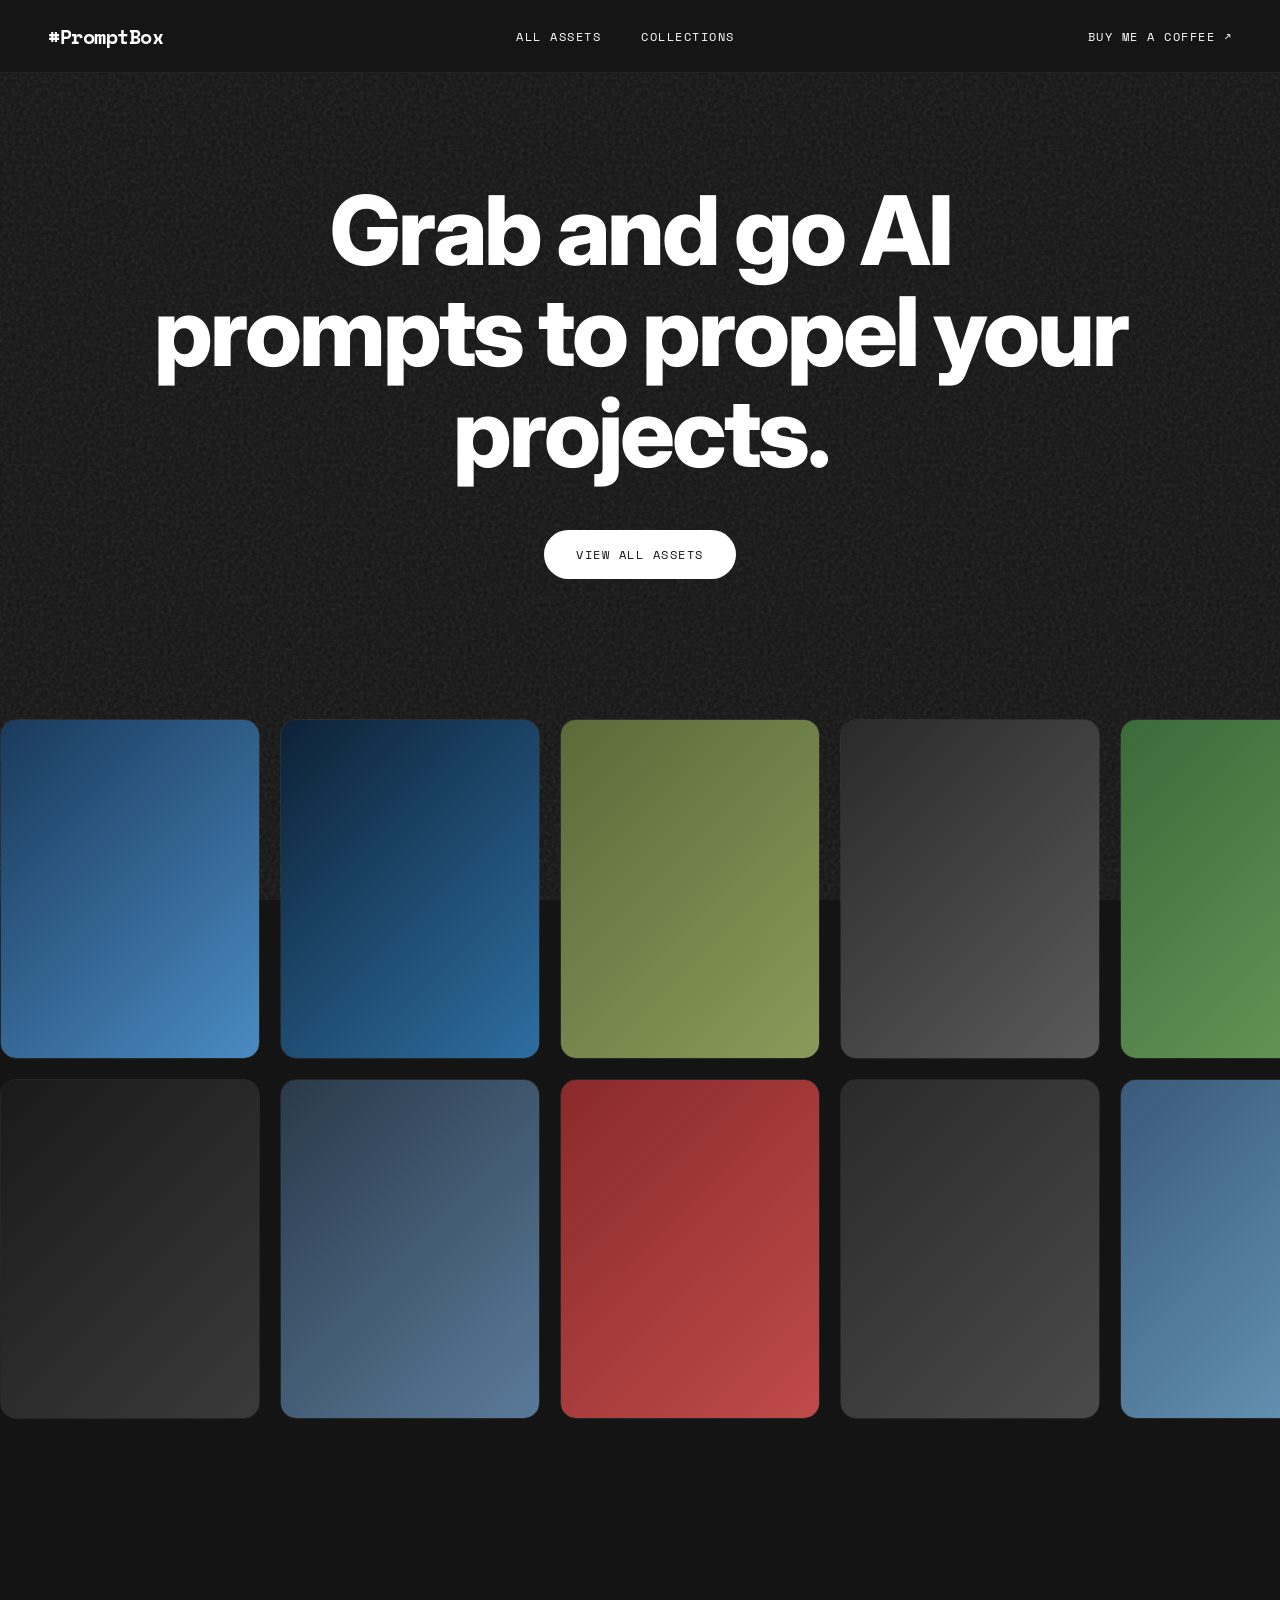
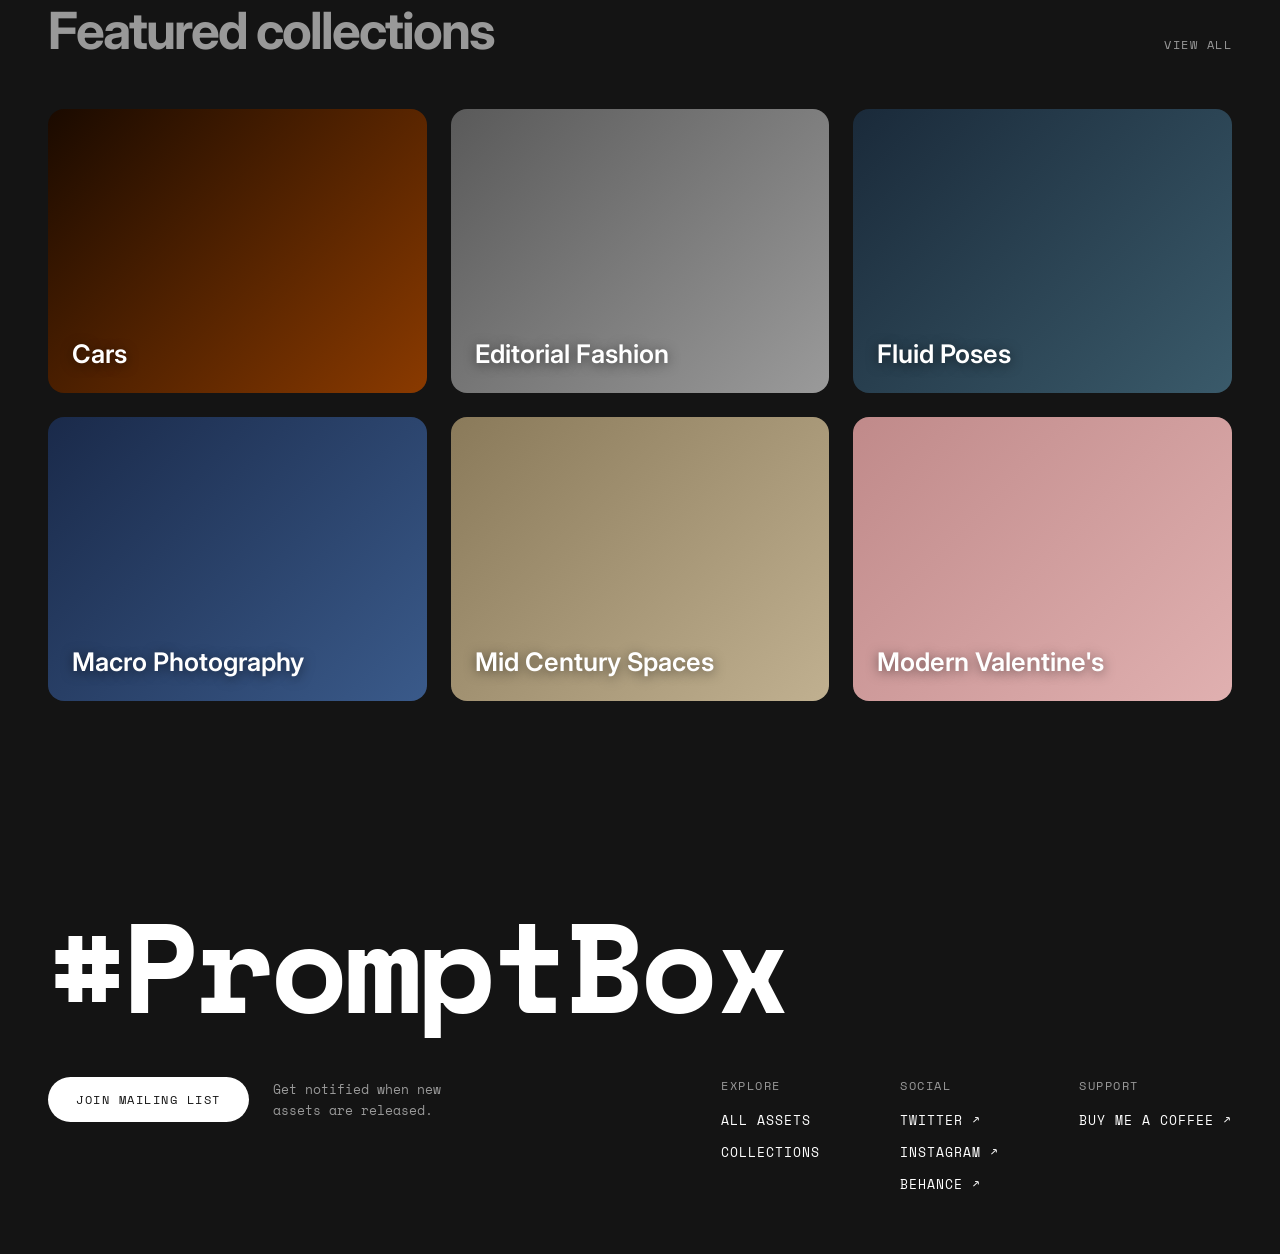
<file: index.html>
<!DOCTYPE html>
<html lang="en">
<head>
  <meta charset="UTF-8">
  <meta name="viewport" content="width=device-width, initial-scale=1.0">
  <title>PromptBox</title>
  <link rel="stylesheet" href="styles.css">
  <link rel="preconnect" href="https://fonts.googleapis.com">
  <link rel="preconnect" href="https://fonts.gstatic.com" crossorigin>
  <link href="https://fonts.googleapis.com/css2?family=Inter:wght@400;500;600;700;800;900&family=Space+Mono:wght@400;700&display=swap" rel="stylesheet">
</head>
<body>

  <!-- Noise overlay -->
  <div class="noise-overlay" aria-hidden="true"></div>

  <!-- Navigation -->
  <nav class="navbar">
    <div class="nav-container">
      <a href="index.html" class="nav-logo">#PromptBox</a>
      <div class="nav-links">
        <a href="index.html" class="nav-link">ALL ASSETS</a>
        <a href="collections.html" class="nav-link">COLLECTIONS</a>
      </div>
      <a href="#" class="nav-link nav-cta">BUY ME A COFFEE &#8599;</a>
    </div>
  </nav>

  <!-- Hero Section -->
  <section class="hero">
    <div class="hero-content">
      <h1 class="hero-title">Grab and go AI prompts to propel your projects.</h1>
      <a href="#" class="btn-primary">VIEW ALL ASSETS</a>
    </div>
  </section>

  <!-- Gallery Section - Row 1 (scrolling left) -->
  <section class="gallery">
    <div class="gallery-row gallery-row-1">
      <div class="gallery-track track-left">
        <div class="gallery-item"><div class="gallery-placeholder" style="background: linear-gradient(135deg, #1a3a5c, #4a8bc2);"></div></div>
        <div class="gallery-item"><div class="gallery-placeholder" style="background: linear-gradient(135deg, #0d2137, #2d6ea0);"></div></div>
        <div class="gallery-item gallery-item"><div class="gallery-placeholder" style="background: linear-gradient(135deg, #5a6b3a, #8a9a5a);"></div></div>
        <div class="gallery-item"><div class="gallery-placeholder" style="background: linear-gradient(135deg, #2a2a2a, #5a5a5a);"></div></div>
        <div class="gallery-item gallery-item"><div class="gallery-placeholder" style="background: linear-gradient(135deg, #3a6b3a, #6a9a5a);"></div></div>
        <div class="gallery-item"><div class="gallery-placeholder" style="background: linear-gradient(135deg, #4a3a2a, #7a6a5a);"></div></div>
        <!-- Duplicates for infinite scroll -->
        <div class="gallery-item"><div class="gallery-placeholder" style="background: linear-gradient(135deg, #1a3a5c, #4a8bc2);"></div></div>
        <div class="gallery-item"><div class="gallery-placeholder" style="background: linear-gradient(135deg, #0d2137, #2d6ea0);"></div></div>
        <div class="gallery-item gallery-item"><div class="gallery-placeholder" style="background: linear-gradient(135deg, #5a6b3a, #8a9a5a);"></div></div>
        <div class="gallery-item"><div class="gallery-placeholder" style="background: linear-gradient(135deg, #2a2a2a, #5a5a5a);"></div></div>
        <div class="gallery-item gallery-item"><div class="gallery-placeholder" style="background: linear-gradient(135deg, #3a6b3a, #6a9a5a);"></div></div>
        <div class="gallery-item"><div class="gallery-placeholder" style="background: linear-gradient(135deg, #4a3a2a, #7a6a5a);"></div></div>
      </div>
    </div>

    <!-- Gallery Section - Row 2 (scrolling right) -->
    <div class="gallery-row gallery-row-2">
      <div class="gallery-track track-right">
        <div class="gallery-item gallery-item"><div class="gallery-placeholder" style="background: linear-gradient(135deg, #1a1a1a, #3a3a3a);"></div></div>
        <div class="gallery-item"><div class="gallery-placeholder" style="background: linear-gradient(135deg, #2a3a4a, #5a7a9a);"></div></div>
        <div class="gallery-item gallery-item"><div class="gallery-placeholder" style="background: linear-gradient(135deg, #8a2a2a, #c04a4a);"></div></div>
        <div class="gallery-item"><div class="gallery-placeholder" style="background: linear-gradient(135deg, #2a2a2a, #4a4a4a);"></div></div>
        <div class="gallery-item"><div class="gallery-placeholder" style="background: linear-gradient(135deg, #3a5a7a, #6a9aba);"></div></div>
        <div class="gallery-item gallery-item"><div class="gallery-placeholder" style="background: linear-gradient(135deg, #5a3a5a, #8a6a8a);"></div></div>
        <!-- Duplicates for infinite scroll -->
        <div class="gallery-item gallery-item"><div class="gallery-placeholder" style="background: linear-gradient(135deg, #1a1a1a, #3a3a3a);"></div></div>
        <div class="gallery-item"><div class="gallery-placeholder" style="background: linear-gradient(135deg, #2a3a4a, #5a7a9a);"></div></div>
        <div class="gallery-item gallery-item"><div class="gallery-placeholder" style="background: linear-gradient(135deg, #8a2a2a, #c04a4a);"></div></div>
        <div class="gallery-item"><div class="gallery-placeholder" style="background: linear-gradient(135deg, #2a2a2a, #4a4a4a);"></div></div>
        <div class="gallery-item"><div class="gallery-placeholder" style="background: linear-gradient(135deg, #3a5a7a, #6a9aba);"></div></div>
        <div class="gallery-item gallery-item"><div class="gallery-placeholder" style="background: linear-gradient(135deg, #5a3a5a, #8a6a8a);"></div></div>
      </div>
    </div>
  </section>

  <!-- Featured Collections -->
  <section class="featured-collections">
    <div class="collections-header">
      <h2 class="collections-title">Featured collections</h2>
      <a href="collections.html" class="collections-view-all">VIEW ALL</a>
    </div>
    <div class="collections-grid">
      <a href="#" class="collection-card">
        <div class="collection-image" style="background: linear-gradient(135deg, #1a0a00, #8a3a00);"></div>
        <span class="collection-label">Cars</span>
      </a>
      <a href="#" class="collection-card">
        <div class="collection-image" style="background: linear-gradient(135deg, #5a5a5a, #9a9a9a);"></div>
        <span class="collection-label">Editorial Fashion</span>
      </a>
      <a href="#" class="collection-card">
        <div class="collection-image" style="background: linear-gradient(135deg, #1a2a3a, #3a5a6a);"></div>
        <span class="collection-label">Fluid Poses</span>
      </a>
      <a href="#" class="collection-card">
        <div class="collection-image" style="background: linear-gradient(135deg, #1a2a4a, #3a5a8a);"></div>
        <span class="collection-label">Macro Photography</span>
      </a>
      <a href="#" class="collection-card">
        <div class="collection-image" style="background: linear-gradient(135deg, #8a7a5a, #c0b090);"></div>
        <span class="collection-label">Mid Century Spaces</span>
      </a>
      <a href="#" class="collection-card">
        <div class="collection-image" style="background: linear-gradient(135deg, #c08a8a, #e0b0b0);"></div>
        <span class="collection-label">Modern Valentine's</span>
      </a>
    </div>
  </section>

  <!-- Footer -->
  <footer class="footer">
    <div class="footer-top">
      <h2 class="footer-logo">#PromptBox</h2>
    </div>
    <div class="footer-bottom">
      <div class="footer-left">
        <a href="#" class="btn-secondary">JOIN MAILING LIST</a>
        <p class="footer-desc">Get notified when new<br>assets are released.</p>
      </div>
      <div class="footer-columns">
        <div class="footer-col">
          <h3 class="footer-col-title">EXPLORE</h3>
          <a href="index.html" class="footer-link">ALL ASSETS</a>
          <a href="collections.html" class="footer-link">COLLECTIONS</a>
        </div>
        <div class="footer-col">
          <h3 class="footer-col-title">SOCIAL</h3>
          <a href="#" class="footer-link">TWITTER &#8599;</a>
          <a href="#" class="footer-link">INSTAGRAM &#8599;</a>
          <a href="#" class="footer-link">BEHANCE &#8599;</a>
        </div>
        <div class="footer-col">
          <h3 class="footer-col-title">SUPPORT</h3>
          <a href="#" class="footer-link">BUY ME A COFFEE &#8599;</a>
        </div>
      </div>
    </div>
  </footer>

</body>
</html>
</file>
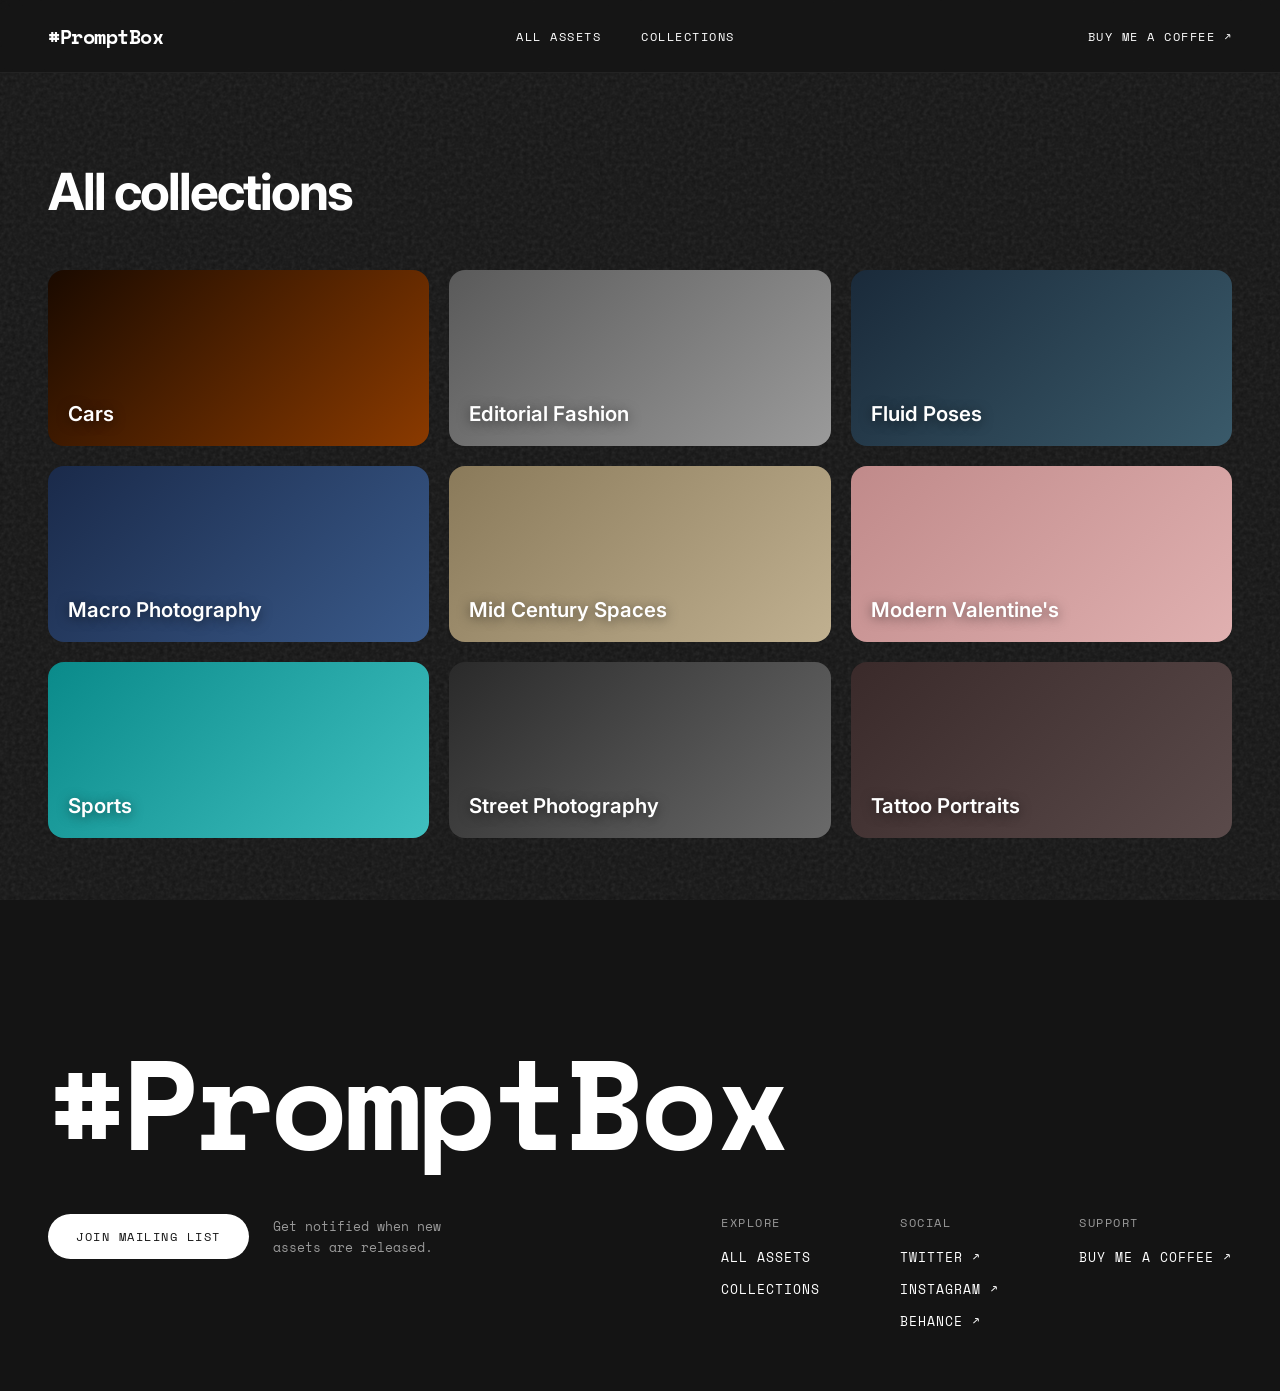
<file: collections.html>
<!DOCTYPE html>
<html lang="en">
<head>
  <meta charset="UTF-8">
  <meta name="viewport" content="width=device-width, initial-scale=1.0">
  <title>Collections - PromptBox</title>
  <link rel="stylesheet" href="styles.css">
  <link rel="preconnect" href="https://fonts.googleapis.com">
  <link rel="preconnect" href="https://fonts.gstatic.com" crossorigin>
  <link href="https://fonts.googleapis.com/css2?family=Inter:wght@400;500;600;700;800;900&family=Space+Mono:wght@400;700&display=swap" rel="stylesheet">
</head>
<body>

  <!-- Noise overlay -->
  <div class="noise-overlay" aria-hidden="true"></div>

  <!-- Navigation -->
  <nav class="navbar">
    <div class="nav-container">
      <a href="index.html" class="nav-logo">#PromptBox</a>
      <div class="nav-links">
        <a href="index.html" class="nav-link">ALL ASSETS</a>
        <a href="collections.html" class="nav-link">COLLECTIONS</a>
      </div>
      <a href="#" class="nav-link nav-cta">BUY ME A COFFEE &#8599;</a>
    </div>
  </nav>

  <!-- Collections Header -->
  <section class="all-collections">
    <h1 class="all-collections-title">All collections</h1>
    <div class="all-collections-grid">
      <a href="#" class="all-collection-card">
        <div class="all-collection-image" style="background: linear-gradient(135deg, #1a0a00, #8a3a00);"></div>
        <span class="all-collection-label">Cars</span>
      </a>
      <a href="#" class="all-collection-card">
        <div class="all-collection-image" style="background: linear-gradient(135deg, #5a5a5a, #9a9a9a);"></div>
        <span class="all-collection-label">Editorial Fashion</span>
      </a>
      <a href="#" class="all-collection-card">
        <div class="all-collection-image" style="background: linear-gradient(135deg, #1a2a3a, #3a5a6a);"></div>
        <span class="all-collection-label">Fluid Poses</span>
      </a>
      <a href="#" class="all-collection-card">
        <div class="all-collection-image" style="background: linear-gradient(135deg, #1a2a4a, #3a5a8a);"></div>
        <span class="all-collection-label">Macro Photography</span>
      </a>
      <a href="#" class="all-collection-card">
        <div class="all-collection-image" style="background: linear-gradient(135deg, #8a7a5a, #c0b090);"></div>
        <span class="all-collection-label">Mid Century Spaces</span>
      </a>
      <a href="#" class="all-collection-card">
        <div class="all-collection-image" style="background: linear-gradient(135deg, #c08a8a, #e0b0b0);"></div>
        <span class="all-collection-label">Modern Valentine's</span>
      </a>
      <a href="#" class="all-collection-card">
        <div class="all-collection-image" style="background: linear-gradient(135deg, #0a8a8a, #40c0c0);"></div>
        <span class="all-collection-label">Sports</span>
      </a>
      <a href="#" class="all-collection-card">
        <div class="all-collection-image" style="background: linear-gradient(135deg, #2a2a2a, #6a6a6a);"></div>
        <span class="all-collection-label">Street Photography</span>
      </a>
      <a href="#" class="all-collection-card">
        <div class="all-collection-image" style="background: linear-gradient(135deg, #3a2a2a, #5a4a4a);"></div>
        <span class="all-collection-label">Tattoo Portraits</span>
      </a>
    </div>
  </section>

  <!-- Footer -->
  <footer class="footer">
    <div class="footer-top">
      <h2 class="footer-logo">#PromptBox</h2>
    </div>
    <div class="footer-bottom">
      <div class="footer-left">
        <a href="#" class="btn-secondary">JOIN MAILING LIST</a>
        <p class="footer-desc">Get notified when new<br>assets are released.</p>
      </div>
      <div class="footer-columns">
        <div class="footer-col">
          <h3 class="footer-col-title">EXPLORE</h3>
          <a href="index.html" class="footer-link">ALL ASSETS</a>
          <a href="collections.html" class="footer-link">COLLECTIONS</a>
        </div>
        <div class="footer-col">
          <h3 class="footer-col-title">SOCIAL</h3>
          <a href="#" class="footer-link">TWITTER &#8599;</a>
          <a href="#" class="footer-link">INSTAGRAM &#8599;</a>
          <a href="#" class="footer-link">BEHANCE &#8599;</a>
        </div>
        <div class="footer-col">
          <h3 class="footer-col-title">SUPPORT</h3>
          <a href="#" class="footer-link">BUY ME A COFFEE &#8599;</a>
        </div>
      </div>
    </div>
  </footer>

</body>
</html>
</file>
<file: styles.css>
/* Reset & Base */
*, *::before, *::after {
  margin: 0;
  padding: 0;
  box-sizing: border-box;
}

:root {
  --bg-primary: #141414;
  --bg-secondary: #1a1a1a;
  --text-primary: #ffffff;
  --text-secondary: #999999;
  --border-color: #2a2a2a;
  --card-bg: #1e1e1e;
  --font-mono: 'Space Mono', monospace;
  --font-sans: 'Inter', -apple-system, BlinkMacSystemFont, sans-serif;
}

/* ========================
   NOISE OVERLAY
   ======================== */
.noise-overlay {
  position: fixed;
  inset: 0;
  z-index: -1;
  pointer-events: none;
  opacity: 0.12;
  background-image: url("data:image/svg+xml,%3Csvg xmlns='http://www.w3.org/2000/svg'%3E%3Cfilter id='noise'%3E%3CfeTurbulence type='fractalNoise' baseFrequency='0.25' numOctaves='4' stitchTiles='stitch'/%3E%3CfeColorMatrix type='saturate' values='0'/%3E%3C/filter%3E%3Crect width='100%25' height='100%25' filter='url(%23noise)'/%3E%3C/svg%3E");
  background-repeat: repeat;
  background-size: 300px 300px;
}

html {
  scroll-behavior: smooth;
}

body {
  background-color: var(--bg-primary);
  color: var(--text-primary);
  font-family: var(--font-sans);
  overflow-x: hidden;
  -webkit-font-smoothing: antialiased;
  -moz-osx-font-smoothing: grayscale;
}

a {
  text-decoration: none;
  color: inherit;
}

/* ========================
   NAVIGATION
   ======================== */
.navbar {
  position: fixed;
  top: 0;
  left: 0;
  right: 0;
  z-index: 1000;
  background: rgba(20, 20, 20, 0.85);
  backdrop-filter: blur(12px);
  -webkit-backdrop-filter: blur(12px);
  border-bottom: 1px solid rgba(255, 255, 255, 0.06);
}

.nav-container {
  max-width: 1400px;
  margin: 0 auto;
  padding: 0 48px;
  height: 72px;
  display: flex;
  align-items: center;
  justify-content: space-between;
}

.nav-logo {
  font-family: var(--font-mono);
  font-size: 20px;
  font-weight: 700;
  letter-spacing: -0.5px;
  color: var(--text-primary);
}

.nav-links {
  display: flex;
  gap: 40px;
}

.nav-link {
  font-family: var(--font-mono);
  font-size: 12px;
  font-weight: 400;
  letter-spacing: 1.5px;
  color: var(--text-primary);
  transition: opacity 0.2s;
}

.nav-link:hover {
  opacity: 0.7;
}

.nav-cta {
  font-family: var(--font-mono);
}

/* ========================
   HERO SECTION
   ======================== */
.hero {
  padding: 180px 48px 100px;
  display: flex;
  justify-content: center;
  text-align: center;
}

.hero-content {
  max-width: 1000px;
}

.hero-title {
  font-family: var(--font-sans);
  font-size: clamp(48px, 7.5vw, 96px);
  font-weight: 800;
  line-height: 1.05;
  letter-spacing: -3px;
  color: var(--text-primary);
  margin-bottom: 48px;
}

.btn-primary {
  display: inline-block;
  font-family: var(--font-mono);
  font-size: 12px;
  font-weight: 400;
  letter-spacing: 1.5px;
  padding: 16px 32px;
  background: var(--text-primary);
  color: var(--bg-primary);
  border-radius: 100px;
  transition: transform 0.2s, opacity 0.2s;
}

.btn-primary:hover {
  transform: scale(1.03);
  opacity: 0.9;
}

/* ========================
   GALLERY SECTION
   ======================== */
.gallery {
  padding: 40px 0 80px;
  overflow: hidden;
}

.gallery-row {
  overflow: hidden;
  margin-bottom: 20px;
}

.gallery-track {
  display: flex;
  gap: 20px;
  width: max-content;
}

.track-left {
  animation: scrollLeft 40s linear infinite;
}

.track-right {
  animation: scrollRight 40s linear infinite;
}

@keyframes scrollLeft {
  0% { transform: translateX(0); }
  100% { transform: translateX(-50%); }
}

@keyframes scrollRight {
  0% { transform: translateX(-50%); }
  100% { transform: translateX(0); }
}

.gallery-item {
  flex-shrink: 0;
  width: 260px;
  height: 340px;
  border-radius: 16px;
  overflow: hidden;
  border: 1px solid rgba(255, 255, 255, 0.08);
}

.gallery-placeholder {
  width: 100%;
  height: 100%;
  object-fit: cover;
}

/* ========================
   FEATURED COLLECTIONS
   ======================== */
.featured-collections {
  padding: 80px 48px 120px;
  max-width: 1400px;
  margin: 0 auto;
}

.collections-header {
  display: flex;
  align-items: baseline;
  justify-content: space-between;
  margin-bottom: 48px;
}

.collections-title {
  font-family: var(--font-sans);
  font-size: clamp(36px, 4vw, 56px);
  font-weight: 700;
  letter-spacing: -2px;
  color: var(--text-secondary);
}

.collections-view-all {
  font-family: var(--font-mono);
  font-size: 12px;
  letter-spacing: 1.5px;
  color: var(--text-secondary);
  transition: color 0.2s;
}

.collections-view-all:hover {
  color: var(--text-primary);
}

.collections-grid {
  display: grid;
  grid-template-columns: repeat(3, 1fr);
  gap: 24px;
}

.collection-card {
  position: relative;
  border-radius: 16px;
  overflow: hidden;
  aspect-ratio: 4 / 3;
  display: block;
  transition: transform 0.3s;
}

.collection-card:hover {
  transform: scale(1.02);
}

.collection-image {
  width: 100%;
  height: 100%;
  object-fit: cover;
}

.collection-label {
  position: absolute;
  bottom: 24px;
  left: 24px;
  font-family: var(--font-sans);
  font-size: clamp(18px, 2vw, 28px);
  font-weight: 600;
  color: var(--text-primary);
  text-shadow: 0 2px 12px rgba(0, 0, 0, 0.5);
}

/* ========================
   ALL COLLECTIONS PAGE
   ======================== */
.all-collections {
  padding: 160px 48px 120px;
  max-width: 1400px;
  margin: 0 auto;
}

.all-collections-title {
  font-family: var(--font-sans);
  font-size: clamp(36px, 4vw, 60px);
  font-weight: 700;
  letter-spacing: -2px;
  color: var(--text-primary);
  margin-bottom: 48px;
}

.all-collections-grid {
  display: grid;
  grid-template-columns: repeat(3, 1fr);
  gap: 20px;
}

.all-collection-card {
  position: relative;
  border-radius: 16px;
  overflow: hidden;
  aspect-ratio: 13 / 6;
  display: block;
  transition: transform 0.3s;
}

.all-collection-card:hover {
  transform: scale(1.02);
}

.all-collection-image {
  width: 100%;
  height: 100%;
  object-fit: cover;
}

.all-collection-label {
  position: absolute;
  bottom: 20px;
  left: 20px;
  font-family: var(--font-sans);
  font-size: clamp(16px, 1.6vw, 24px);
  font-weight: 600;
  color: var(--text-primary);
  text-shadow: 0 2px 12px rgba(0, 0, 0, 0.5);
}

/* ========================
   FOOTER
   ======================== */
.footer {
  padding: 80px 48px 60px;
  max-width: 1400px;
  margin: 0 auto;
}

.footer-top {
  margin-bottom: 48px;
}

.footer-logo {
  font-family: var(--font-mono);
  font-size: clamp(60px, 10vw, 140px);
  font-weight: 700;
  letter-spacing: -4px;
  color: var(--text-primary);
  line-height: 1;
}

.footer-bottom {
  display: flex;
  justify-content: space-between;
  align-items: flex-start;
  gap: 40px;
}

.footer-left {
  display: flex;
  align-items: center;
  gap: 24px;
}

.btn-secondary {
  display: inline-block;
  font-family: var(--font-mono);
  font-size: 12px;
  font-weight: 400;
  letter-spacing: 1.5px;
  padding: 14px 28px;
  background: var(--text-primary);
  color: var(--bg-primary);
  border-radius: 100px;
  transition: transform 0.2s, opacity 0.2s;
}

.btn-secondary:hover {
  transform: scale(1.03);
  opacity: 0.9;
}

.footer-desc {
  font-family: var(--font-mono);
  font-size: 13px;
  line-height: 1.6;
  color: var(--text-secondary);
}

.footer-columns {
  display: flex;
  gap: 80px;
}

.footer-col {
  display: flex;
  flex-direction: column;
  gap: 12px;
}

.footer-col-title {
  font-family: var(--font-mono);
  font-size: 12px;
  font-weight: 400;
  letter-spacing: 1.5px;
  color: var(--text-secondary);
  margin-bottom: 4px;
}

.footer-link {
  font-family: var(--font-mono);
  font-size: 13px;
  letter-spacing: 1px;
  color: var(--text-primary);
  transition: opacity 0.2s;
}

.footer-link:hover {
  opacity: 0.7;
}

/* ========================
   RESPONSIVE
   ======================== */
@media (max-width: 1024px) {
  .collections-grid {
    grid-template-columns: repeat(2, 1fr);
  }

  .footer-bottom {
    flex-direction: column;
    gap: 48px;
  }

  .footer-columns {
    gap: 48px;
  }
}

@media (max-width: 768px) {
  .nav-container {
    padding: 0 24px;
  }

  .nav-links {
    gap: 24px;
  }

  .hero {
    padding: 140px 24px 60px;
  }

  .hero-title {
    letter-spacing: -2px;
  }

  .featured-collections {
    padding: 60px 24px 80px;
  }

  .collections-grid {
    grid-template-columns: 1fr;
  }

  .all-collections {
    padding: 120px 24px 80px;
  }

  .all-collections-grid {
    grid-template-columns: 1fr;
  }

  .footer {
    padding: 60px 24px 40px;
  }

  .footer-left {
    flex-direction: column;
    align-items: flex-start;
  }

  .footer-columns {
    flex-direction: column;
    gap: 32px;
  }

  .gallery-item {
    width: 160px;
    height: 220px;
  }

}

@media (max-width: 480px) {
  .nav-cta {
    display: none;
  }

  .nav-links {
    gap: 16px;
  }

  .nav-link {
    font-size: 10px;
  }
}
</file>
